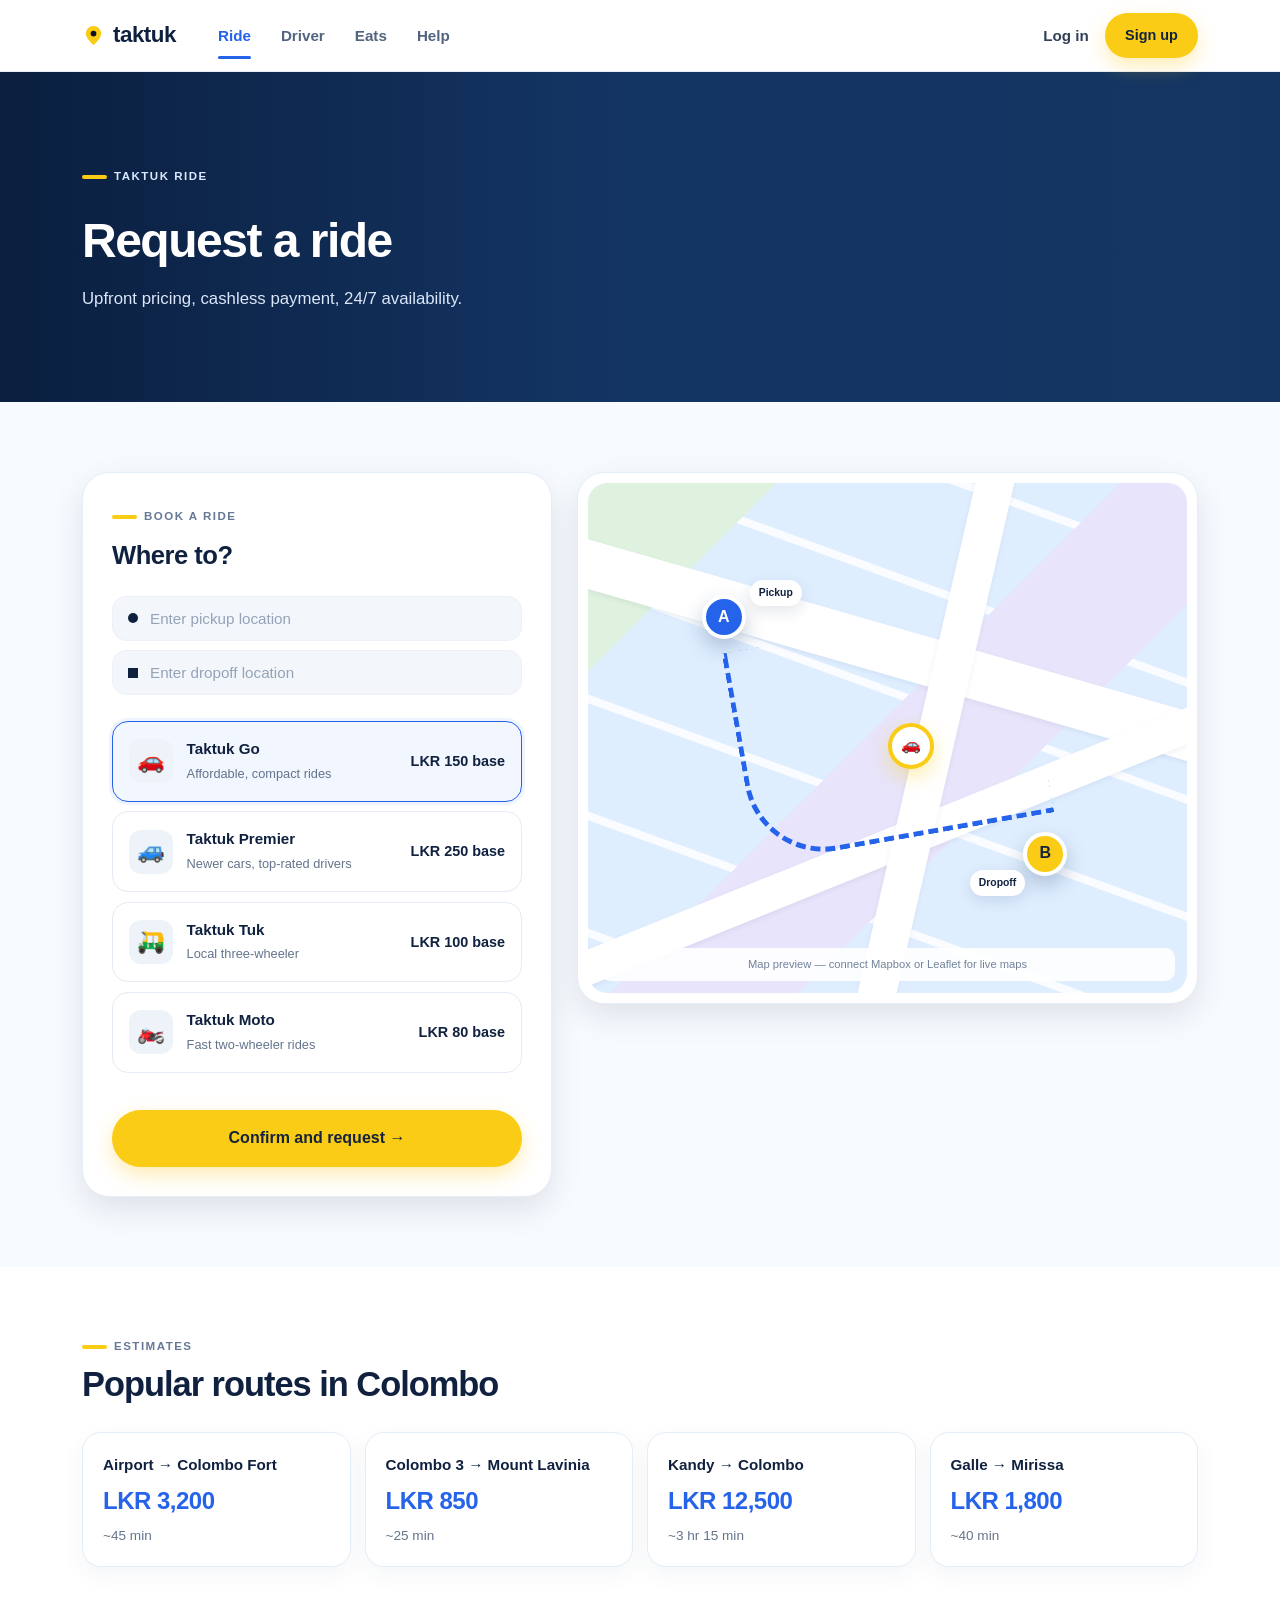
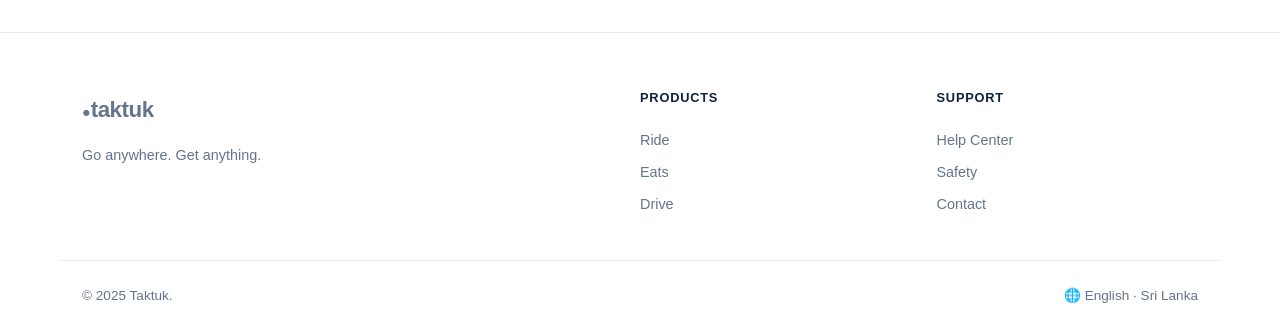
<file: ride.html>
<!DOCTYPE html><html lang="en"><head><meta charset="UTF-8"><meta name="viewport" content="width=device-width, initial-scale=1.0"><title>Request a Ride — Taktuk</title><link rel="stylesheet" href="style.css"></head><body>
<header class="nav">
<div class="nav-inner">
<a class="logo" href="index.html"><span class="logo-mark"><svg viewBox="0 0 24 24" width="23" height="23" fill="none"><path d="M12 2C7.6 2 4 5.6 4 10c0 5.5 8 12 8 12s8-6.5 8-12c0-4.4-3.6-8-8-8z" fill="#FACC15"/><circle cx="12" cy="10" r="3" fill="#0B1220"/></svg></span><span class="logo-text">taktuk</span></a>
<nav class="nav-links"><a href="ride.html" class="active">Ride</a><a href="drive.html" class="">Driver</a><a href="eats.html" class="">Eats</a><a href="index.html#help">Help</a></nav>
<div class="nav-actions"><a href="#" class="nav-login" onclick="openModal('login');return false;">Log in</a><button class="btn btn-yellow" onclick="openModal('signup')">Sign up</button></div>
<button class="hamburger" onclick="toggleMenu()" aria-label="Open menu">☰</button>
</div>
<div class="mobile-menu" id="mobile-menu"><a href="ride.html">Ride</a><a href="drive.html">Driver</a><a href="eats.html">Eats</a><a href="index.html#help">Help</a><button class="btn btn-yellow" onclick="openModal('signup')">Sign up</button></div>
</header>
<section class="page-hero ride-hero"><div class="page-hero-image"></div><div class="page-hero-overlay"></div><div class="section-inner page-hero-inner"><span class="section-kicker light">TAKTUK RIDE</span><h1>Request a ride</h1><p>Upfront pricing, cashless payment, 24/7 availability.</p></div></section>
<section class="ride-page"><div class="section-inner ride-grid">
<div class="ride-form-card"><span class="section-kicker">BOOK A RIDE</span><h2>Where to?</h2><form id="ride-form" onsubmit="event.preventDefault(); submitRide();">
<div class="search-row"><span class="dot"></span><input type="text" placeholder="Enter pickup location" id="ride-pickup" required></div>
<div class="search-row"><span class="square"></span><input type="text" placeholder="Enter dropoff location" id="ride-dropoff" required></div>
<div class="ride-options">
<label class="ride-option selected" data-type="go"><span class="option-icon">🚗</span><div><strong>Taktuk Go</strong><span>Affordable, compact rides</span></div><span class="option-price">LKR 150 base</span></label>
<label class="ride-option" data-type="premier"><span class="option-icon">🚙</span><div><strong>Taktuk Premier</strong><span>Newer cars, top-rated drivers</span></div><span class="option-price">LKR 250 base</span></label>
<label class="ride-option" data-type="tuk"><span class="option-icon">🛺</span><div><strong>Taktuk Tuk</strong><span>Local three-wheeler</span></div><span class="option-price">LKR 100 base</span></label>
<label class="ride-option" data-type="moto"><span class="option-icon">🏍️</span><div><strong>Taktuk Moto</strong><span>Fast two-wheeler rides</span></div><span class="option-price">LKR 80 base</span></label>
</div><button type="submit" class="btn btn-yellow btn-full">Confirm and request →</button></form></div>
<div class="ride-map-card"><div class="map-placeholder"><div class="map-decor map-road r1"></div><div class="map-decor map-road r2"></div><div class="map-decor map-road r3"></div><div class="map-pin pickup-pin">A</div><div class="map-pin dropoff-pin">B</div><div class="map-route"></div><div class="map-car">🚗</div><div class="map-label label-a">Pickup</div><div class="map-label label-b">Dropoff</div><p class="map-note">Map preview — connect Mapbox or Leaflet for live maps</p></div></div>
</div></section>
<section class="fare-info"><div class="section-inner"><div class="section-heading"><div><span class="section-kicker">ESTIMATES</span><h2>Popular routes in Colombo</h2></div></div><div class="fare-grid">
<div class="fare-card"><span class="fare-route">Airport → Colombo Fort</span><strong class="fare-price">LKR 3,200</strong><span class="fare-time">~45 min</span></div>
<div class="fare-card"><span class="fare-route">Colombo 3 → Mount Lavinia</span><strong class="fare-price">LKR 850</strong><span class="fare-time">~25 min</span></div>
<div class="fare-card"><span class="fare-route">Kandy → Colombo</span><strong class="fare-price">LKR 12,500</strong><span class="fare-time">~3 hr 15 min</span></div>
<div class="fare-card"><span class="fare-route">Galle → Mirissa</span><strong class="fare-price">LKR 1,800</strong><span class="fare-time">~40 min</span></div>
</div></div></section>
<footer class="footer"><div class="section-inner footer-grid">
<div><a class="logo" href="index.html"><span class="logo-mark">●</span><span class="logo-text">taktuk</span></a><p class="footer-tag">Go anywhere. Get anything.</p></div>
<div><h5>Products</h5><a href="ride.html">Ride</a><a href="eats.html">Eats</a><a href="drive.html">Drive</a></div>
<div><h5>Support</h5><a href="#">Help Center</a><a href="#">Safety</a><a href="#">Contact</a></div>
</div><div class="section-inner footer-bottom"><span>© 2025 Taktuk.</span><span>🌐 English · Sri Lanka</span></div></footer><div class="modal" id="modal"><div class="modal-content"><button class="modal-close" onclick="closeModal()">×</button><h2 id="modal-title">Sign up</h2><p id="modal-sub">Create your Taktuk account</p><form onsubmit="event.preventDefault(); closeModal(); alert('Account created! (Demo)');"><input type="email" placeholder="Email address" required><input type="tel" placeholder="Phone number" required><input type="password" placeholder="Password" required><button type="submit" class="btn btn-dark btn-full">Continue</button></form></div></div><div class="toast" id="toast"></div><script src="script.js"></script></body></html>
</file>
<file: style.css>
/* ============================================================
   TAKTUK — Complete Stylesheet
   ============================================================ */

:root {
  --ink: #10213f;
  --ink-2: #20375d;
  --muted: #64748b;
  --line: #e7edf5;
  --yellow: #FACC15;
  --yellow-dark: #EAB308;
  --blue: #2563eb;
  --purple: #7c3aed;
  --green: #16a34a;
  --orange: #f97316;
  --soft: #f7faff;
  --radius: 24px;
  --shadow-sm: 0 4px 12px rgba(11,18,32,0.06);
  --shadow-md: 0 12px 32px rgba(11,18,32,0.10);
  --shadow-lg: 0 30px 75px rgba(13,31,62,0.18);
  --max: 1160px;
}

* { box-sizing: border-box; margin: 0; padding: 0; }
html { scroll-behavior: smooth; }
body {
  font-family: "Inter", -apple-system, BlinkMacSystemFont, "Segoe UI", Roboto, sans-serif;
  color: var(--ink);
  background: #fff;
  line-height: 1.55;
  -webkit-font-smoothing: antialiased;
}
a { color: inherit; text-decoration: none; }
button { font: inherit; cursor: pointer; border: none; }
img { max-width: 100%; display: block; }

.section-inner {
  max-width: var(--max);
  margin: 0 auto;
  padding: 0 22px;
}

/* ============ SHARED ============ */
.section-kicker {
  display: inline-flex; align-items: center; gap: 7px;
  color: #667896; font-size: .72rem; font-weight: 800;
  letter-spacing: 1.5px; margin-bottom: 10px;
  text-transform: uppercase;
}
.section-kicker::before {
  content: ""; width: 25px; height: 4px;
  border-radius: 10px; background: var(--yellow);
}
.section-kicker.light { color: #dce8ff; }
.section-heading {
  display: flex; justify-content: space-between;
  align-items: end; gap: 1rem; margin-bottom: 28px;
  flex-wrap: wrap;
}
.section-heading h2 {
  font-size: 2.15rem; line-height: 1.1;
  letter-spacing: -1px; font-weight: 800;
}
.section-sub {
  color: var(--muted); font-size: 0.95rem;
  margin-top: 0.35rem;
}

/* ============ BUTTONS ============ */
.btn {
  display: inline-flex; align-items: center; gap: 0.5rem;
  padding: 0.65rem 1.2rem;
  border-radius: 999px;
  font-weight: 700; font-size: 0.9rem;
  transition: all 0.18s ease;
  border: 1px solid transparent;
  justify-content: center;
}
.btn:hover { transform: translateY(-2px); }
.btn-yellow {
  background: var(--yellow); color: #14233e;
  box-shadow: 0 8px 20px rgba(255,201,40,.35);
}
.btn-yellow:hover { background: var(--yellow-dark); }
.btn-dark { background: var(--ink); color: #fff; }
.btn-dark:hover { background: #1e293b; }
.btn-full {
  width: 100%; padding: 0.95rem 1.25rem;
  font-size: 1rem; margin-top: 1.25rem;
}
.btn-lg { padding: 0.95rem 1.75rem; font-size: 1rem; }
.btn-text {
  background: transparent; color: var(--ink);
  font-weight: 700; font-size: 0.9rem;
  padding: 0.6rem 0;
}
.btn-text:hover { text-decoration: underline; }

/* ============ NAV ============ */
.nav {
  position: sticky; top: 0; z-index: 100;
  background: rgba(255,255,255,.94);
  backdrop-filter: blur(16px);
  border-bottom: 1px solid var(--line);
}
.nav-inner {
  max-width: var(--max); margin: 0 auto;
  padding: 13px 22px;
  display: flex; align-items: center; gap: 34px;
}
.logo { display: flex; align-items: center; gap: 0.5rem; }
.logo-mark { display: inline-flex; }
.logo-text { font-size: 1.4rem; font-weight: 900; letter-spacing: -0.5px; }
.nav-links {
  display: flex; gap: 30px; flex: 1; margin-left: 0.5rem;
}
.nav-links a {
  font-weight: 600; font-size: 0.95rem;
  color: #53647f; padding: 0.35rem 0;
  position: relative; transition: color 0.15s ease;
}
.nav-links a:hover { color: var(--ink); }
.nav-links a.active { color: var(--blue); font-weight: 700; }
.nav-links a.active::after {
  content: ""; position: absolute; left: 0; right: 0;
  bottom: -6px; height: 3px; background: var(--blue);
  border-radius: 3px;
}
.nav-actions { display: flex; align-items: center; gap: 1rem; }
.nav-login {
  font-weight: 600; font-size: 0.95rem;
  color: #334155;
}
.nav-login:hover { color: var(--ink); }
.hamburger {
  display: none; background: transparent;
  font-size: 1.5rem; color: var(--ink);
}
.mobile-menu {
  display: none; flex-direction: column; gap: 0.6rem;
  padding: 0 22px 1.2rem;
  border-top: 1px solid var(--line);
  background: #fff;
}
.mobile-menu a { padding: 0.5rem 0; font-weight: 600; }
.mobile-menu.open { display: flex; }

@media (max-width: 880px) {
  .nav-links, .nav-actions { display: none; }
  .hamburger { display: block; margin-left: auto; }
}

/* ============ HERO ============ */
.hero {
  position: relative;
  min-height: 620px;
  display: flex; align-items: center;
  overflow: hidden;
  background: #dbeafe;
}
.hero-bg {
  position: absolute; inset: 0;
  background-image: url("https://images.unsplash.com/photo-1519046904884-53103b34b206?auto=format&fit=crop&w=2000&q=85");
  background-size: cover;
  background-position: center 55%;
  transform: scale(1.03);
}
.hero-overlay {
  position: absolute; inset: 0;
  background: linear-gradient(90deg,
    rgba(246,250,255,.98) 0%,
    rgba(246,250,255,.91) 32%,
    rgba(246,250,255,.25) 62%,
    rgba(11,32,68,.38) 100%);
}
.hero-inner {
  position: relative; z-index: 2;
  max-width: var(--max); width: 100%;
  margin: 0 auto;
  padding: 60px 22px;
  min-height: 620px;
  display: grid;
  grid-template-columns: 440px 1fr;
  gap: 55px;
  align-items: center;
}
.hero-card {
  background: #fff;
  padding: 32px;
  border-radius: 27px;
  box-shadow: var(--shadow-lg);
  border: 1px solid rgba(255,255,255,0.6);
}
.eyebrow {
  display: inline-flex; align-items: center; gap: 7px;
  font-size: .72rem; font-weight: 800;
  letter-spacing: 1.5px; color: #667896;
  margin-bottom: 0.85rem;
}
.eyebrow span {
  width: 22px; height: 4px; border-radius: 10px;
  background: var(--yellow);
}
.hero-card h1 {
  font-size: 3.05rem;
  font-weight: 800;
  letter-spacing: -2px;
  line-height: 1.02;
  margin-bottom: 0.65rem;
}
.hero-card .accent { color: var(--yellow-dark); }
.hero-sub {
  color: #6c7b92;
  font-size: 1.05rem;
  margin-bottom: 1.75rem;
}

.search-form { display: flex; flex-direction: column; gap: 0.6rem; }
.search-row {
  display: flex; align-items: center; gap: 0.75rem;
  background: #f3f6fb;
  border: 1px solid #edf1f7;
  border-radius: 14px;
  padding: 13px 15px;
  transition: all 0.15s ease;
}
.search-row:focus-within {
  background: #fff;
  border-color: #8eb5ff;
  box-shadow: 0 0 0 4px rgba(37,99,235,.09);
}
.row-icon { color: #475569; display: inline-flex; flex-shrink: 0; }
.search-row input {
  border: none; outline: none; background: transparent;
  width: 100%; font-size: 0.95rem; color: var(--ink);
  font-weight: 500;
}
.search-row input::placeholder { color: #94A3B8; font-weight: 400; }

.dot { width: 10px; height: 10px; border-radius: 50%; background: var(--ink); flex-shrink: 0; }
.square { width: 10px; height: 10px; background: var(--ink); flex-shrink: 0; }

.search-actions {
  display: flex; justify-content: space-between;
  align-items: center; margin-top: 0.75rem;
}
.hero-links {
  display: flex; gap: 1.5rem;
  margin-top: 1.75rem; padding-top: 1.5rem;
  border-top: 1px solid var(--line);
  font-size: 0.9rem; font-weight: 600;
}
.hero-links a {
  display: inline-flex; align-items: center; gap: 0.5rem;
  color: var(--ink);
}
.link-icon {
  width: 30px; height: 30px; border-radius: 50%;
  display: grid; place-items: center;
}
.link-icon.yellow { background: var(--yellow); }
.link-icon.blue { background: #DBEAFE; color: #1D4ED8; }

.hero-visual {
  position: relative;
  display: flex; justify-content: flex-end; align-items: center;
  min-height: 380px;
}
.hero-car-wrap { position: relative; width: 100%; max-width: 640px; }
.hero-car {
  width: 100%; height: 355px;
  border-radius: 30px;
  box-shadow: var(--shadow-lg);
  object-fit: cover;
  filter: saturate(1.08);
}
.hero-car-badge {
  position: absolute;
  bottom: 1.5rem; right: 1.5rem;
  background: #fff;
  padding: 0.6rem 1rem;
  border-radius: 999px;
  display: inline-flex; align-items: center; gap: 0.5rem;
  font-weight: 700; font-size: 0.85rem;
  box-shadow: var(--shadow-md);
}
.floating-card {
  position: absolute;
  background: #fff;
  border-radius: 17px;
  padding: 11px 14px;
  box-shadow: var(--shadow-md);
  display: flex; align-items: center; gap: 0.6rem;
  font-size: 0.8rem;
}
.floating-rating { top: 8%; left: -20px; }
.floating-time { bottom: 12%; right: -20px; }
.floating-card > span { font-size: 1.2rem; }
.floating-card strong { display: block; font-size: 0.95rem; color: var(--ink); }
.floating-card small { color: var(--muted); font-size: 0.72rem; }
.hero-orbit {
  position: absolute;
  border-radius: 50%;
  pointer-events: none;
}
.orbit-one {
  width: 260px; height: 260px;
  background: radial-gradient(circle, rgba(250,204,21,0.25), transparent 70%);
  top: -30px; right: -40px;
}
.orbit-two {
  width: 300px; height: 300px;
  background: radial-gradient(circle, rgba(96,165,250,0.22), transparent 70%);
  bottom: -50px; left: -60px;
}

@media (max-width: 960px) {
  .hero-inner { grid-template-columns: 1fr; min-height: auto; padding: 45px 22px; }
  .hero-visual { display: none; }
  .hero-card h1 { font-size: 2.2rem; }
}

/* ============ SERVICES ============ */
.services { padding: 78px 0; }
.service-grid {
  display: grid;
  grid-template-columns: repeat(auto-fit, minmax(240px, 1fr));
  gap: 18px;
}
.service {
  background: var(--tone, #F8FAFC);
  border-radius: 24px;
  padding: 15px 15px 21px;
  min-height: 345px;
  display: flex; flex-direction: column;
  cursor: pointer;
  transition: transform 0.25s ease, box-shadow 0.25s ease;
}
.service-blue { background: #eaf3ff; }
.service-orange { background: #fff0e8; }
.service-green { background: #eaf9ef; }
.service-purple { background: #f1ebff; }
.service:hover {
  transform: translateY(-6px);
  box-shadow: var(--shadow-md);
}
.service-img {
  width: 100%; height: 148px;
  border-radius: 18px;
  overflow: hidden;
  margin-bottom: 1.25rem;
  background: rgba(255,255,255,0.6);
}
.service-img img {
  width: 100%; height: 100%;
  object-fit: cover;
  transition: transform 0.35s ease;
}
.service:hover .service-img img { transform: scale(1.06); }
.service-icon {
  width: 39px; height: 39px;
  border-radius: 12px;
  background: rgba(255,255,255,0.75);
  display: grid; place-items: center;
  font-size: 1.2rem;
  margin-bottom: 10px;
}
.service h3 { font-size: 1.2rem; font-weight: 800; margin-bottom: 0.5rem; }
.service p { color: #334155; font-size: 0.92rem; margin-bottom: 1.25rem; flex: 1; }
.service-link {
  font-weight: 700; font-size: 0.9rem;
  display: inline-flex; align-items: center; gap: 0.35rem;
}
.service-link:hover { text-decoration: underline; }

/* ============ HOW IT WORKS ============ */
.how { padding: 80px 0; background: #eef6ff; overflow: hidden; }
.how-inner {
  display: grid;
  grid-template-columns: 1fr 1fr;
  gap: 60px;
  align-items: center;
}
.how-text h2 {
  font-size: 2.35rem;
  font-weight: 800;
  letter-spacing: -1px;
  margin-bottom: 2.25rem;
}
.steps-list {
  list-style: none;
  display: flex; flex-direction: column;
  gap: 25px;
}
.steps-list li { display: flex; gap: 1rem; align-items: flex-start; }
.step-num {
  width: 42px; height: 42px; border-radius: 50%;
  color: #fff; display: grid; place-items: center;
  font-weight: 800; flex-shrink: 0;
  box-shadow: 0 6px 15px rgba(0,0,0,0.12);
}
.step-blue { background: var(--blue); }
.step-purple { background: var(--purple); }
.step-green { background: #10b981; }
.steps-list h4 { font-size: 1.1rem; font-weight: 800; margin-bottom: 0.15rem; }
.steps-list p { color: var(--muted); font-size: 0.95rem; }

.how-visual {
  position: relative;
  display: flex; justify-content: center; align-items: center;
  min-height: 550px;
}
.blob {
  position: absolute;
  border-radius: 50%;
  filter: blur(2px);
}
.blob-1 {
  width: 380px; height: 380px;
  background: radial-gradient(circle, rgba(72,139,255,.32), transparent 68%);
  top: 10%; left: 10%;
}
.blob-2 {
  width: 300px; height: 300px;
  background: radial-gradient(circle, rgba(255,201,40,.3), transparent 68%);
  bottom: 5%; right: 5%;
}
.phone {
  position: relative;
  z-index: 2;
  filter: drop-shadow(0 40px 60px rgba(11,18,32,0.25));
}
.phone-frame {
  width: 280px;
  background: #0d1729;
  border-radius: 38px;
  padding: 11px;
  border: 1px solid #1e293b;
}
.phone-screen {
  background: #E8F1F9;
  border-radius: 29px;
  overflow: hidden;
  width: 265px; height: 520px;
  display: flex; flex-direction: column;
  position: relative;
}
.map-bg { flex: 1; position: relative; overflow: hidden; }
.map-svg { width: 100%; height: 100%; display: block; }
.route-line { position: absolute; inset: 0; }
.route-svg {
  position: absolute;
  top: 15%; left: 10%;
  width: 80%; height: 60%;
}
.pin { position: absolute; filter: drop-shadow(0 4px 8px rgba(0,0,0,0.2)); }
.pin-start { top: 12%; left: 15%; }
.pin-end { top: 62%; left: 65%; }
.car-marker {
  position: absolute;
  top: 42%; left: 44%;
  background: var(--yellow);
  width: 32px; height: 32px;
  border-radius: 50%;
  display: grid; place-items: center;
  box-shadow: 0 8px 20px rgba(250,204,21,0.5);
  border: 3px solid #fff;
}
.driver-sheet {
  position: absolute;
  left: 12px; right: 12px; bottom: 12px;
  background: #fff;
  border-radius: 18px;
  padding: 0.85rem;
  display: flex; align-items: center; gap: 0.75rem;
  box-shadow: 0 12px 30px rgba(11,18,32,0.15);
}
.driver-avatar {
  width: 44px; height: 44px;
  border-radius: 50%; object-fit: cover;
}
.driver-title { font-size: 0.85rem; font-weight: 800; line-height: 1.2; }
.driver-sub { font-size: 0.78rem; color: var(--muted); margin-top: 0.15rem; }
.driver-eta {
  margin-left: auto;
  background: #DCFCE7; color: #166534;
  font-size: 0.75rem; font-weight: 800;
  padding: 0.3rem 0.6rem; border-radius: 999px;
}
.spark { position: absolute; background: var(--blue); border-radius: 50%; }
.spark-1 { width: 10px; height: 10px; top: 12%; right: 14%; }
.spark-2 { width: 6px; height: 6px; top: 22%; right: 8%; }
.spark-3 { width: 8px; height: 8px; top: 30%; right: 18%; }

@media (max-width: 900px) {
  .how-inner { grid-template-columns: 1fr; }
}

/* ============ STATS ============ */
.stats {
  padding: 27px 0;
  background: #fffdf4;
  border-top: 1px solid #f7e7a1;
  border-bottom: 1px solid #f7e7a1;
}
.stats-grid {
  display: grid;
  grid-template-columns: repeat(auto-fit, minmax(180px, 1fr));
  gap: 1rem;
}
.stat {
  display: flex; align-items: center; gap: 1rem;
  padding: 0.5rem 1.25rem;
  border-right: 1px solid #eadfae;
}
.stat:last-child { border-right: none; }
.stat-icon {
  width: 48px; height: 48px;
  border-radius: 15px;
  display: grid; place-items: center;
  background: #fff;
  box-shadow: 0 4px 10px rgba(0,0,0,0.05);
  font-size: 1.4rem;
}
.stat strong {
  display: block;
  font-size: 1.4rem; font-weight: 800;
  letter-spacing: -0.5px;
}
.stat span { color: var(--muted); font-size: 0.85rem; }

@media (max-width: 640px) {
  .stat {
    border-right: none;
    border-bottom: 1px solid #eadfae;
    padding: 0.75rem 0;
  }
  .stat:last-child { border-bottom: none; }
}

/* ============ CTA APP ============ */
.cta-app {
  position: relative;
  padding: 65px 0;
  background: #0e2244;
  color: #fff;
  overflow: hidden;
}
.cta-bg {
  position: absolute; inset: 0;
  background-image: url("https://images.unsplash.com/photo-1502602898657-3e91760cbb34?auto=format&fit=crop&w=2000&q=85");
  background-size: cover;
  background-position: center;
  opacity: .34;
}
.cta-overlay {
  position: absolute; inset: 0;
  background: linear-gradient(90deg,
    rgba(10,31,65,.96),
    rgba(10,31,65,.75),
    rgba(10,31,65,.35));
}
.cta-inner {
  position: relative; z-index: 2;
  display: flex; align-items: center;
  justify-content: space-between;
  gap: 2rem; flex-wrap: wrap;
}
.cta-text h2 {
  font-size: 2.25rem; font-weight: 800;
  letter-spacing: -1px;
  margin-bottom: 0.65rem;
}
.cta-text .accent { color: var(--yellow); }
.cta-text p {
  color: #cbd5e1;
  margin-bottom: 1.75rem;
  max-width: 460px;
  font-size: 1rem;
}
.store-buttons { display: flex; gap: 0.85rem; flex-wrap: wrap; }
.store-btn {
  display: inline-flex; align-items: center; gap: 0.65rem;
  background: #000;
  border: 1px solid rgba(255,255,255,0.2);
  padding: 0.6rem 1.1rem;
  border-radius: 12px;
  color: #fff;
  transition: all 0.15s ease;
}
.store-btn:hover { background: #1e293b; transform: translateY(-1px); }
.store-btn strong { font-size: 0.95rem; font-weight: 700; }

.download-art { text-align: center; }
.qr-icon {
  width: 130px; height: 130px;
  background: #fff;
  border-radius: 22px;
  display: grid; place-items: center;
  font-size: 3rem;
  color: var(--ink);
  margin-bottom: 0.75rem;
  box-shadow: 0 20px 40px rgba(250,204,21,0.25);
}
.download-art p { color: #cbd5e1; font-size: 0.85rem; font-weight: 500; }

/* ============ FOOTER ============ */
.footer {
  background: #fff;
  padding: 55px 0 20px;
  border-top: 1px solid var(--line);
}
.footer-grid {
  display: grid;
  grid-template-columns: 2fr 1fr 1fr;
  gap: 35px;
  padding-bottom: 2.5rem;
  border-bottom: 1px solid var(--line);
}
.footer-tag { color: var(--muted); margin-top: 0.75rem; font-size: 0.9rem; }
.footer h5 {
  font-size: 0.8rem;
  text-transform: uppercase;
  letter-spacing: 0.8px;
  margin-bottom: 1rem;
}
.footer-grid a {
  display: block;
  color: var(--muted);
  font-size: 0.9rem;
  padding: 0.3rem 0;
  transition: color 0.15s ease;
}
.footer-grid a:hover { color: var(--ink); }
.footer-bottom {
  display: flex; justify-content: space-between;
  align-items: center;
  padding-top: 1.5rem;
  color: var(--muted); font-size: 0.85rem;
  flex-wrap: wrap; gap: 0.5rem;
}

@media (max-width: 860px) {
  .footer-grid { grid-template-columns: 1fr 1fr; }
  .services h2, .how h2, .cta-text h2 { font-size: 1.75rem; }
}
@media (max-width: 480px) {
  .footer-grid { grid-template-columns: 1fr; }
  .stats-grid { grid-template-columns: 1fr; }
  .hero-card h1 { font-size: 1.65rem; }
}

/* ============ MODAL & TOAST ============ */
.modal {
  display: none;
  position: fixed; inset: 0;
  z-index: 200;
  background: rgba(11,18,32,0.55);
  backdrop-filter: blur(6px);
  align-items: center; justify-content: center;
  padding: 1rem;
}
.modal.open { display: flex; }
.modal-content {
  background: #fff;
  border-radius: 20px;
  padding: 2rem;
  max-width: 400px; width: 100%;
  position: relative;
  box-shadow: var(--shadow-lg);
}
.modal-close {
  position: absolute; top: 0.85rem; right: 0.85rem;
  background: transparent; border: none;
  font-size: 1.6rem; line-height: 1;
  color: var(--muted);
}
.modal-content h2 { font-size: 1.5rem; margin-bottom: 0.25rem; letter-spacing: -0.5px; }
.modal-content p { color: var(--muted); margin-bottom: 1.5rem; font-size: 0.9rem; }
.modal-content form { display: flex; flex-direction: column; gap: 0.75rem; }
.modal-content input {
  padding: 0.8rem 1rem;
  border: 1px solid var(--line);
  border-radius: 10px;
  font-size: 0.95rem; outline: none;
  transition: border-color 0.15s ease;
}
.modal-content input:focus {
  border-color: var(--yellow);
  box-shadow: 0 0 0 4px rgba(250,204,21,0.15);
}

.toast {
  position: fixed; bottom: 1.75rem; left: 50%;
  transform: translateX(-50%) translateY(120px);
  background: var(--ink); color: #fff;
  padding: 0.9rem 1.5rem;
  border-radius: 999px;
  font-size: 0.9rem; font-weight: 500;
  opacity: 0;
  transition: all 0.35s cubic-bezier(0.4, 0, 0.2, 1);
  z-index: 300; pointer-events: none;
  box-shadow: var(--shadow-lg);
  max-width: 90vw;
  text-align: center;
}
.toast.show { transform: translateX(-50%) translateY(0); opacity: 1; }
.toast.success { background: #166534; }
.toast.error { background: #991B1B; }

/* ============ PAGE HERO (inner pages) ============ */
.page-hero {
  position: relative;
  min-height: 330px;
  background: #16345f;
  display: flex; align-items: center;
  overflow: hidden;
  color: #fff;
}
.page-hero-image {
  position: absolute; inset: 0;
  background: url("https://images.unsplash.com/photo-1511919884226-fd3cad34687c?auto=format&fit=crop&w=2000&q=85") center/cover;
}
.page-hero-overlay {
  position: absolute; inset: 0;
  background: linear-gradient(90deg,
    rgba(9,28,59,.88),
    rgba(18,55,105,.55),
    rgba(18,55,105,.25));
}
.page-hero-inner {
  position: relative; z-index: 2;
  padding-top: 60px; padding-bottom: 60px;
  width: 100%;
}
.page-hero h1 {
  font-size: 3rem; font-weight: 800;
  letter-spacing: -1.5px;
  margin-top: 0.5rem;
}
.page-hero p {
  color: #dbe7f8; font-size: 1.05rem;
  margin-top: 0.5rem;
}

/* ============ RIDE PAGE ============ */
.ride-page { padding: 70px 0; background: #f7faff; }
.ride-grid {
  display: grid;
  grid-template-columns: 470px 1fr;
  gap: 25px;
  align-items: start;
}
.ride-form-card,
.ride-map-card {
  background: #fff;
  border: 1px solid #e5edf7;
  border-radius: 27px;
  box-shadow: var(--shadow-md);
}
.ride-form-card { padding: 29px; }
.ride-form-card h2 {
  font-size: 1.6rem;
  font-weight: 800;
  letter-spacing: -0.5px;
  margin-bottom: 1.25rem;
}
.ride-form-card form {
  display: flex;
  flex-direction: column;
  gap: 0.6rem;
}
.ride-options {
  display: flex; flex-direction: column;
  gap: 0.6rem; margin: 1rem 0 0.5rem;
}
.ride-option {
  display: flex; align-items: center; gap: 0.85rem;
  padding: 0.95rem 1rem;
  border: 1.5px solid #e4ebf4;
  border-radius: 16px;
  cursor: pointer;
  transition: all 0.15s ease;
  position: relative;
}
.ride-option:hover { border-color: #b8cdf0; }
.ride-option.selected {
  border-color: var(--blue);
  background: #f1f6ff;
  box-shadow: 0 0 0 3px rgba(37,99,235,.08);
}
.ride-option input { display: none; }
.option-icon {
  width: 44px; height: 44px;
  border-radius: 12px;
  background: #eef3fa;
  display: grid; place-items: center;
  font-size: 1.4rem;
  flex-shrink: 0;
}
.ride-option > div { flex: 1; }
.ride-option strong {
  display: block;
  font-size: 0.95rem;
  font-weight: 700;
}
.ride-option div span {
  font-size: 0.8rem;
  color: var(--muted);
}
.option-price {
  font-weight: 800;
  font-size: 0.9rem;
  color: var(--ink);
  white-space: nowrap;
}
.option-price small {
  font-weight: 500;
  color: var(--muted);
  font-size: 0.75rem;
}

.ride-map-card { padding: 10px; }
.map-placeholder {
  position: relative;
  min-height: 510px;
  border-radius: 20px;
  background: #dfeeff;
  overflow: hidden;
}
.map-placeholder::before {
  content: "";
  position: absolute; inset: 0;
  background:
    linear-gradient(135deg,
      #dff2df 0 17%, transparent 17% 48%,
      #e8e4fb 48% 65%, transparent 65%),
    repeating-linear-gradient(20deg,
      transparent 0 52px,
      rgba(255,255,255,.85) 53px 60px,
      transparent 61px 110px);
}
.map-road {
  position: absolute;
  background: #fff;
  border-radius: 50px;
  box-shadow: 0 2px 5px rgba(50,80,120,.08);
}
.r1 { width: 120%; height: 48px; left: -10%; top: 28%; transform: rotate(16deg); }
.r2 { width: 120%; height: 34px; left: -8%; top: 67%; transform: rotate(-22deg); }
.r3 { height: 120%; width: 38px; left: 55%; top: -10%; transform: rotate(13deg); }

.map-pin {
  position: absolute;
  z-index: 3;
  width: 44px; height: 44px;
  border-radius: 50%;
  display: grid; place-items: center;
  color: #fff; font-weight: 900;
  border: 4px solid #fff;
  box-shadow: 0 9px 20px rgba(24,55,100,.25);
}
.pickup-pin { background: var(--blue); top: 22%; left: 19%; }
.dropoff-pin { background: var(--yellow); color: #14233e; bottom: 23%; right: 20%; }
.map-route {
  position: absolute;
  z-index: 2;
  left: 25%; top: 28%;
  width: 50%; height: 42%;
  border-left: 5px dashed var(--blue);
  border-bottom: 5px dashed var(--blue);
  border-radius: 0 0 0 80px;
  transform: rotate(-10deg);
}
.map-car {
  position: absolute;
  z-index: 4;
  left: 50%; top: 47%;
  width: 46px; height: 46px;
  border-radius: 50%;
  background: #fff;
  border: 4px solid var(--yellow);
  display: grid; place-items: center;
  box-shadow: 0 8px 20px rgba(250,204,21,.35);
}
.map-label {
  position: absolute;
  z-index: 5;
  background: #fff;
  border-radius: 999px;
  padding: 5px 9px;
  font-size: 0.65rem;
  font-weight: 800;
  box-shadow: 0 5px 15px rgba(20,40,70,.12);
}
.label-a { top: 19%; left: 27%; }
.label-b { bottom: 19%; right: 27%; }
.map-note {
  position: absolute;
  z-index: 5;
  bottom: 12px; left: 12px; right: 12px;
  background: rgba(255,255,255,.9);
  border-radius: 10px;
  padding: 8px 11px;
  color: #72839b;
  font-size: 0.7rem;
  text-align: center;
}

.live-map {
  width: 100%;
  min-height: 510px;
  border-radius: 20px;
  overflow: hidden;
  background: #dfeeff;
}
.live-map .leaflet-container { font-family: inherit; }

@media (max-width: 1000px) {
  .ride-grid { grid-template-columns: 1fr; }
}

.fare-info { padding: 65px 0; }
.fare-grid {
  display: grid;
  grid-template-columns: repeat(auto-fit, minmax(220px, 1fr));
  gap: 14px;
}
.fare-card {
  background: #fff;
  border: 1px solid #e5edf7;
  border-radius: 19px;
  padding: 20px;
  box-shadow: 0 8px 25px rgba(20,50,90,.05);
  display: flex; flex-direction: column;
  gap: 0.35rem;
  transition: all 0.2s ease;
}
.fare-card:hover {
  transform: translateY(-3px);
  box-shadow: var(--shadow-md);
}
.fare-route { font-weight: 600; font-size: 0.95rem; }
.fare-price {
  font-size: 1.5rem; font-weight: 800;
  color: var(--blue);
  letter-spacing: -0.5px;
}
.fare-time { color: var(--muted); font-size: 0.85rem; }

/* ============ DRIVE PAGE ============ */
.drive-hero {
  position: relative;
  min-height: 500px;
  color: #fff;
  display: flex; align-items: center;
  overflow: hidden;
  background: #0d1e3d;
}
.drive-hero-image {
  position: absolute; inset: 0;
  background: url("https://images.unsplash.com/photo-1492144534655-ae79c964c9d7?auto=format&fit=crop&w=2000&q=85") center/cover;
}
.drive-hero-overlay {
  position: absolute; inset: 0;
  background: linear-gradient(90deg,
    rgba(7,25,53,.94),
    rgba(16,53,96,.65),
    rgba(16,53,96,.2));
}
.drive-hero-inner {
  position: relative; z-index: 2;
  display: grid;
  grid-template-columns: 1fr 470px;
  gap: 50px;
  padding-top: 70px; padding-bottom: 70px;
  align-items: center;
  width: 100%;
}
.drive-copy h1 {
  font-size: 3.25rem;
  font-weight: 800;
  letter-spacing: -2px;
  line-height: 1.05;
  margin-bottom: 0.75rem;
}
.drive-copy h1 span { color: var(--yellow); }
.drive-copy p {
  color: #d7e5f7;
  font-size: 1.05rem;
  max-width: 480px;
  margin-bottom: 1.75rem;
}
.drive-stats {
  display: grid;
  grid-template-columns: repeat(3, 1fr);
  gap: 0.75rem;
}
.drive-stats div {
  background: rgba(255,255,255,.12);
  border: 1px solid rgba(255,255,255,.2);
  border-radius: 18px;
  padding: 1rem;
  backdrop-filter: blur(8px);
}
.drive-stats strong {
  display: block;
  font-size: 1.5rem;
  font-weight: 800;
  letter-spacing: -0.5px;
}
.drive-stats span {
  color: #cbd5e1;
  font-size: 0.8rem;
}

.drive-form-section {
  padding: 75px 0;
  background: #f7faff;
}
.drive-form-wrap {
  background: #fff;
  border: 1px solid #e5edf7;
  border-radius: 28px;
  padding: 35px;
  box-shadow: var(--shadow-md);
}
.form-image {
  width: 260px;
  height: 135px;
  border-radius: 18px;
  overflow: hidden;
  flex-shrink: 0;
}
.form-image img {
  width: 100%; height: 100%;
  object-fit: cover;
}
.drive-form {
  border-top: 1px solid var(--line);
  padding-top: 28px;
}
.form-grid {
  display: grid;
  grid-template-columns: 1fr 1fr;
  gap: 1rem;
  margin-bottom: 1.25rem;
}
.field {
  display: flex;
  flex-direction: column;
  gap: 0.4rem;
}
.field label {
  font-size: 0.85rem;
  font-weight: 600;
  color: var(--muted);
}
.field input,
.field select {
  padding: 0.8rem 1rem;
  border: 1px solid var(--line);
  border-radius: 12px;
  font-size: 0.95rem;
  outline: none;
  background: #fff;
  color: var(--ink);
  font-family: inherit;
  transition: all 0.15s ease;
}
.field input:focus,
.field select:focus {
  border-color: var(--blue);
  box-shadow: 0 0 0 4px rgba(37,99,235,.1);
}
.field input::placeholder { color: #94A3B8; }

.driver-benefits {
  padding: 75px 0;
}
.benefits-grid {
  display: grid;
  grid-template-columns: repeat(auto-fit, minmax(220px, 1fr));
  gap: 17px;
}
.benefit {
  border-radius: 22px;
  padding: 23px;
  min-height: 210px;
  display: flex;
  flex-direction: column;
}
.benefit-orange { background: #fff0e7; }
.benefit-blue { background: #eaf3ff; }
.benefit-green { background: #eaf9ee; }
.benefit-purple { background: #f1ebff; }
.benefit > span {
  font-size: 2rem;
  display: block;
  margin-bottom: 0.75rem;
}
.benefit h4 {
  font-size: 1.05rem;
  font-weight: 800;
  margin-bottom: 0.35rem;
}
.benefit p {
  color: var(--muted);
  font-size: 0.9rem;
}

@media (max-width: 1000px) {
  .drive-hero-inner { grid-template-columns: 1fr; }
  .drive-stats { max-width: 500px; }
}
@media (max-width: 640px) {
  .form-grid { grid-template-columns: 1fr; }
  .form-image { display: none; }
}

/* ============ EATS PAGE ============ */
.eats-hero {
  position: relative;
  min-height: 510px;
  color: #fff;
  display: flex; align-items: center;
  overflow: hidden;
  background: #1f1106;
}
.eats-hero-image {
  position: absolute; inset: 0;
  background: url("https://images.unsplash.com/photo-1504674900247-0877df9cc836?auto=format&fit=crop&w=2000&q=85") center/cover;
}
.eats-hero-overlay {
  position: absolute; inset: 0;
  background: linear-gradient(90deg,
    rgba(31,17,6,.9),
    rgba(80,36,6,.52),
    rgba(80,36,6,.2));
}
.eats-hero-inner {
  position: relative; z-index: 2;
  display: grid;
  grid-template-columns: 1fr 420px;
  gap: 50px;
  padding-top: 60px; padding-bottom: 60px;
  align-items: center;
  width: 100%;
}
.eats-copy h1 {
  font-size: 3.35rem;
  font-weight: 800;
  letter-spacing: -2px;
  line-height: 1.05;
  margin-bottom: 0.75rem;
}
.eats-copy h1 span { color: var(--yellow); }
.eats-copy > p {
  color: #f4e7d7;
  font-size: 1.05rem;
  margin-bottom: 1.75rem;
}
.eats-search {
  display: flex;
  align-items: center;
  gap: 0.5rem;
  background: #fff;
  border-radius: 16px;
  padding: 0.5rem 0.5rem 0.5rem 1rem;
  max-width: 500px;
}
.eats-search > span { font-size: 1.1rem; }
.eats-search input {
  border: none;
  outline: none;
  flex: 1;
  font-size: 1rem;
  padding: 0.5rem 0;
  font-family: inherit;
  color: var(--ink);
  background: transparent;
}
.eats-search input::placeholder { color: #94A3B8; }

.food-hero-card {
  background: #fff;
  border-radius: 25px;
  padding: 15px;
  box-shadow: var(--shadow-lg);
}
.food-hero-card img {
  width: 100%;
  height: 260px;
  object-fit: cover;
  border-radius: 18px;
  margin-bottom: 0.85rem;
}
.food-hero-card > div {
  display: flex;
  flex-direction: column;
  padding: 0.35rem 0.5rem 0.5rem;
}
.food-hero-card strong {
  color: var(--ink);
  font-size: 1.05rem;
  font-weight: 800;
}
.food-hero-card span {
  color: var(--muted);
  font-size: 0.85rem;
  margin-top: 0.15rem;
}

.eats-categories,
.eats-featured { padding: 70px 0; }
.eats-featured { background: #f7faff; }

.category-grid {
  display: grid;
  grid-template-columns: repeat(auto-fit, minmax(160px, 1fr));
  gap: 13px;
}
.category-card {
  border-radius: 20px;
  padding: 22px 14px;
  text-align: center;
  cursor: pointer;
  transition: all 0.2s ease;
}
.category-card:hover {
  transform: translateY(-4px);
  box-shadow: var(--shadow-md);
}
.category-card > span {
  font-size: 2.25rem;
  display: block;
  margin-bottom: 0.65rem;
}
.category-card h4 {
  font-size: 1rem;
  font-weight: 800;
  margin-bottom: 0.15rem;
}
.category-card p {
  color: var(--muted);
  font-size: 0.8rem;
}
.cat-orange { background: #fff0dd; }
.cat-red { background: #ffe9e9; }
.cat-purple { background: #f0eaff; }
.cat-blue { background: #e7f2ff; }
.cat-green { background: #eaf9ed; }
.cat-pink { background: #ffeaf3; }

.restaurant-grid {
  display: grid;
  grid-template-columns: repeat(auto-fit, minmax(240px, 1fr));
  gap: 18px;
}
.restaurant-card {
  background: #fff;
  border-radius: 22px;
  overflow: hidden;
  cursor: pointer;
  box-shadow: 0 8px 25px rgba(20,50,90,.06);
  transition: all 0.25s ease;
}
.restaurant-card:hover {
  transform: translateY(-5px);
  box-shadow: var(--shadow-md);
}
.restaurant-img {
  position: relative;
  height: 185px;
  overflow: hidden;
}
.restaurant-img img {
  width: 100%;
  height: 100%;
  object-fit: cover;
  transition: transform 0.35s ease;
}
.restaurant-card:hover .restaurant-img img { transform: scale(1.06); }
.restaurant-img > span {
  position: absolute;
  bottom: 10px; right: 10px;
  background: rgba(255,255,255,0.95);
  width: 40px; height: 40px;
  border-radius: 12px;
  display: grid; place-items: center;
  font-size: 1.25rem;
  box-shadow: 0 4px 12px rgba(0,0,0,0.1);
}
.restaurant-info {
  padding: 1rem 1.15rem 1.15rem;
}
.restaurant-info h4 {
  font-size: 1.05rem;
  font-weight: 800;
  margin-bottom: 0.25rem;
}
.restaurant-info p {
  color: var(--muted);
  font-size: 0.85rem;
  margin-bottom: 0.5rem;
}
.rating {
  font-size: 0.85rem;
  font-weight: 700;
}

.cta-eats { background: #1d1320; }
.cta-eats .cta-bg {
  background-image: url("https://images.unsplash.com/photo-1515003197210-e0cd71810b5f?auto=format&fit=crop&w=2000&q=85");
}
.cta-photo {
  width: 270px;
  border-radius: 24px;
  overflow: hidden;
  box-shadow: var(--shadow-lg);
  flex-shrink: 0;
}
.cta-photo img {
  height: 180px;
  width: 100%;
  object-fit: cover;
}

@media (max-width: 1000px) {
  .eats-hero-inner { grid-template-columns: 1fr; }
  .food-hero-card { max-width: 420px; }
}
@media (max-width: 640px) {
  .eats-copy h1 { font-size: 2.4rem; }
  .category-grid { grid-template-columns: repeat(2, 1fr); }
  .cta-photo { display: none; }
}

/* ============ AUTOCOMPLETE + LIVE FARE ============ */
.autocomplete-wrap { position: relative; flex: 1; }
.autocomplete-list {
  position: absolute;
  top: calc(100% + 6px);
  left: 0; right: 0;
  background: #fff;
  border: 1px solid var(--line);
  border-radius: 12px;
  box-shadow: 0 18px 45px rgba(25,45,80,0.15);
  z-index: 50;
  max-height: 260px;
  overflow-y: auto;
  padding: 0.35rem;
  display: none;
}
.autocomplete-list.open { display: block; animation: dropIn 0.15s ease; }
@keyframes dropIn {
  from { opacity: 0; transform: translateY(-4px); }
  to { opacity: 1; transform: translateY(0); }
}
.autocomplete-item {
  padding: 0.65rem 0.85rem;
  border-radius: 8px;
  cursor: pointer;
  font-size: 0.9rem;
  display: flex;
  align-items: center;
  gap: 0.6rem;
}
.autocomplete-item:hover,
.autocomplete-item.active { background: #EFF6FF; }
.autocomplete-item .ac-icon {
  width: 28px; height: 28px;
  border-radius: 8px;
  background: #DBEAFE;
  color: var(--blue);
  display: grid; place-items: center;
  font-size: 0.85rem;
  flex-shrink: 0;
}
.autocomplete-item .ac-text { flex: 1; min-width: 0; }
.autocomplete-item .ac-name {
  font-weight: 600;
  color: var(--ink);
  display: block;
}
.autocomplete-item .ac-region {
  font-size: 0.78rem;
  color: var(--muted);
  display: block;
}

.btn.loading { pointer-events: none; opacity: 0.85; }
.btn.loading::after {
  content: "";
  width: 14px; height: 14px;
  border: 2px solid rgba(0,0,0,0.2);
  border-top-color: currentColor;
  border-radius: 50%;
  animation: spin 0.7s linear infinite;
  margin-left: 0.4rem;
}
@keyframes spin { to { transform: rotate(360deg); } }

.live-fare {
  margin-top: 1rem;
  padding: 1rem 1.15rem;
  background: linear-gradient(135deg, #EFF6FF, #F5F3FF);
  border: 1px solid #DBEAFE;
  border-radius: 14px;
  display: flex;
  align-items: center;
  justify-content: space-between;
  gap: 0.75rem;
  flex-wrap: wrap;
  animation: fadeUp 0.3s ease;
}
.live-fare[hidden] { display: none; }
.fare-label {
  font-size: 0.78rem;
  color: var(--muted);
  font-weight: 700;
  text-transform: uppercase;
  letter-spacing: 0.6px;
}
.fare-amount {
  font-size: 1.6rem;
  font-weight: 800;
  color: var(--ink);
  letter-spacing: -0.5px;
  display: block;
  margin-top: 0.15rem;
}
.fare-detail {
  font-size: 0.82rem;
  color: var(--muted);
  margin-top: 0.15rem;
  display: block;
}
.fare-badge {
  background: #DCFCE7;
  color: #166534;
  padding: 0.35rem 0.75rem;
  border-radius: 999px;
  font-size: 0.78rem;
  font-weight: 800;
}
@keyframes fadeUp {
  from { opacity: 0; transform: translateY(6px); }
  to { opacity: 1; transform: translateY(0); }
}

*:focus-visible {
  outline: 3px solid rgba(37,99,235,0.4);
  outline-offset: 2px;
  border-radius: 8px;
}

@media (prefers-reduced-motion: reduce) {
  *, *::before, *::after {
    animation-duration: 0.01ms !important;
    transition-duration: 0.01ms !important;
  }
}
</file>
